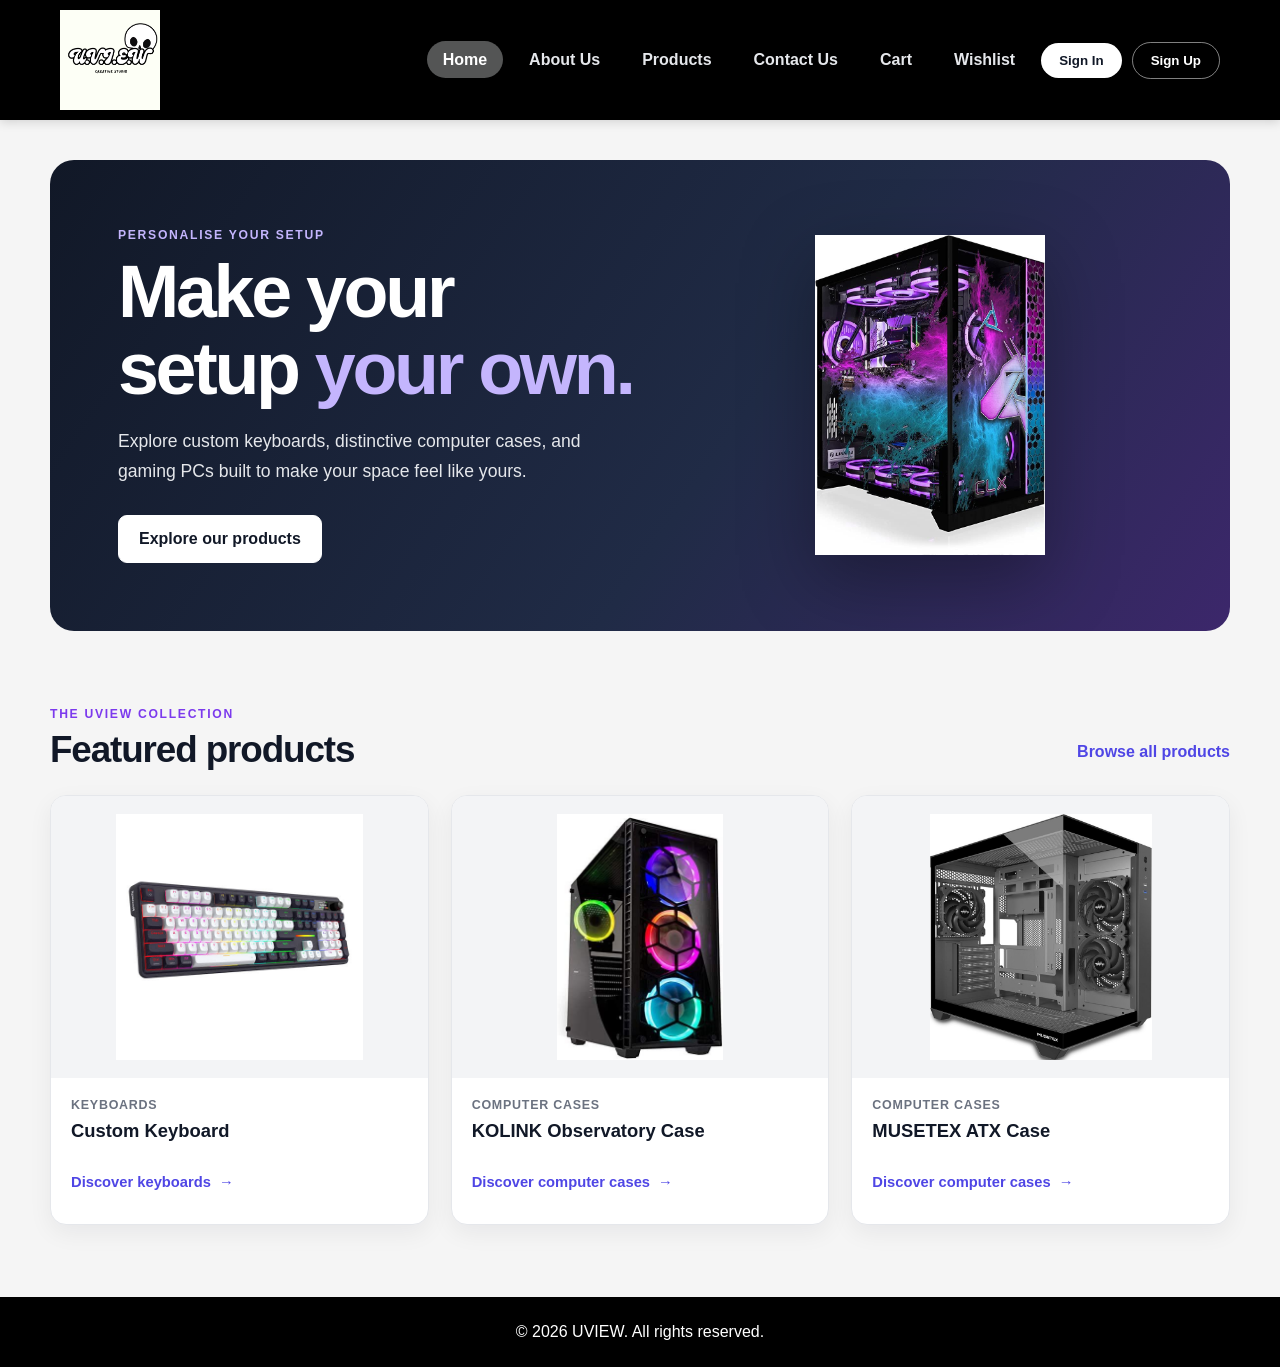
<file: Website/HomePage.html>
<!DOCTYPE html>
<html lang="en">
<head>
    <meta charset="UTF-8">
    <meta name="viewport" content="width=device-width, initial-scale=1.0">
    <title>Home</title>
    <link rel="stylesheet" href="../CSS Folder/Page.css">
</head>
<body>
    <header>
        <nav class="navbar">
            <div class="nav-container">
                <a href="HomePage.html" class="brand" aria-label="UVIEW home">
                    <img src="../Images/Logo/UVIEW.png" alt="UVIEW logo">
                </a>
                <ul class="nav-links">
                    <li><a href="HomePage.html" class="active" aria-current="page">Home</a></li>
                    <li><a href="AboutUs.html">About Us</a></li>
                    <li><a href="ProductPage.html">Products</a></li>
                    <li><a href="Contact.html">Contact Us</a></li>
                    <li><a href="CartPage.html">Cart</a></li>
                    <li><a href="Whishlist.html">Wishlist</a></li>
                    <li><button class="account-btn" type="button">Sign In</button></li>
                    <li><button class="account-btn secondary" type="button">Sign Up</button></li>
                </ul>
            </div>
        </nav>
    </header>
    <main class="home-page">
        <section class="home-hero" aria-labelledby="home-heading">
            <div class="home-hero-content">
                <p class="home-eyebrow">PERSONALISE YOUR SETUP</p>
                <h1 id="home-heading">Make your setup <span>your own.</span></h1>
                <p class="home-hero-description">Explore custom keyboards, distinctive computer cases, and gaming PCs built to make your space feel like yours.</p>
                <a class="home-primary-link" href="ProductPage.html">Explore our products</a>
            </div>
            <div class="home-hero-art" aria-hidden="true">
                <img src="../Images/PreBuild computers/Gaming-Streaming Computer.jpg" alt="">
            </div>
        </section>

        <section class="home-featured" aria-labelledby="featured-heading">
            <div class="home-section-heading">
                <div>
                    <p class="home-eyebrow">THE UVIEW COLLECTION</p>
                    <h2 id="featured-heading">Featured products</h2>
                </div>
                <a class="home-text-link" href="ProductPage.html">Browse all products</a>
            </div>

            <div class="home-product-grid">
                <article class="home-product-card">
                    <img src="../Images/Custome KeyBoard.jpg" alt="Custom keyboard" width="200" height="200" loading="lazy">
                    <div class="home-product-info">
                        <p class="home-product-category">Keyboards</p>
                        <h3>Custom Keyboard</h3>
                        <a class="home-product-link" href="ProductPage.html">Discover keyboards <span aria-hidden="true">&rarr;</span></a>
                    </div>
                </article>
                <article class="home-product-card">
                    <img src="../Images/Computer cases/KOLINK Observatory RGB Midi-Tower Computergehäuse….jpg" alt="KOLINK Observatory computer case" width="200" height="200" loading="lazy">
                    <div class="home-product-info">
                        <p class="home-product-category">Computer Cases</p>
                        <h3>KOLINK Observatory Case</h3>
                        <a class="home-product-link" href="ProductPage.html">Discover computer cases <span aria-hidden="true">&rarr;</span></a>
                    </div>
                </article>
                <article class="home-product-card">
                    <img src="../Images/Computer cases/MUSETEX ATX PC Case, 3 x 120mm Fans Pre-Installed, 360MM RAD Support, 270° Full View Tempered Glass Gaming PC Case with Type-C, Mid Tower ATX Computer.jpg" alt="MUSETEX ATX computer case" width="200" height="200" loading="lazy">
                    <div class="home-product-info">
                        <p class="home-product-category">Computer Cases</p>
                        <h3>MUSETEX ATX Case</h3>
                        <a class="home-product-link" href="ProductPage.html">Discover computer cases <span aria-hidden="true">&rarr;</span></a>
                    </div>
                </article>
            </div>
        </section>
    </main>

    <footer>
        <p class = "footer-text">&copy; 2026 UVIEW. All rights reserved.</p>
    </footer>

</body>
</html>
</file>
<file: CSS Folder/Page.css>
*{
  box-sizing: border-box;
}
body {      
        margin: 0;
        font-family: Arial, sans-serif;
        background: #f5f5f5;
       }
.navbar {
          background: #000000;
          box-shadow: 0 2px 10px rgba(0, 0, 0, 0.15);
        }

.nav-container {
                max-width: 1200px;
                margin: 0 auto;
                display: flex;
                align-items: center;
                justify-content: space-between;
                padding: 10px 20px;
                border-radius: 10px;
                }

.brand {
          display: flex;
          align-items: center;
          text-decoration: none;
        }

.brand img {
              width: 100px;
              height: 100px;
              border-radius: 0%;
              background: rgb(0, 0, 0, 0.15);
            }


.nav-links {
              display: flex;
              align-items: center;
              gap: 10px;
              list-style: none;
              margin: 0;
              padding: 0;
            }

.nav-links a {
              color: #e5e7eb;
              text-decoration: none;
              padding: 10px 16px;
              border-radius: 999px;
              font-weight: 600;
              transition: 0.3s ease;
            }

.nav-links a:hover {
              background: #727272;
              color: #ffffff;
              }

.nav-links .active {
              background: #545555;
              color: #ffffff;
              }

#cart-icon {
  display: inline-flex;
  width: 42px;
  height: 42px;
  align-items: center;
  justify-content: center;
  border: 1px solid #d1d5db;
  border-radius: 50%;
  background: #ffffff;
  color: #111827;
  cursor: pointer;
}

#cart-icon .ri-shopping-cart-line {
  font-size: 1.25rem;
  line-height: 1;
}

#cart-icon:hover {
  background: #e5e7eb;
}

.account-btn {
              background: #ffffff;
              color: #111827;
              border: none;
              padding: 10px 18px;
              border-radius: 999px;
              font-weight: 700;
              cursor: pointer;
              }

.account-btn.secondary {
              background: transparent;
              color: #ffffff;
              border: 1px solid rgba(255, 255, 255, 0.5);
             }

.about-content {
  max-width: 1200px;
  margin: 0 auto;
  padding: 32px 20px;
  display: grid;
  grid-template-columns: repeat(2, minmax(0, 1fr));
  gap: 24px;
  align-items: stretch;
}

.about-content > section {
  min-width: 0;
  padding: 24px;
  background: #ffffff;
  border-radius: 10px;
}

.about-content h1,
.about-content h3 {
  margin-top: 0;
}

.about-content p {
  line-height: 1.6;
}

.about-content .About,
.about-content .Location {
  grid-column: 1 / -1;
}

.about-content .Location iframe {
  display: block;
  width: 100%;
  max-width: 800px;
  height: auto;
  aspect-ratio: 4 / 3;
  margin: 0 auto;
}

@media (max-width: 700px) {
  .about-content {
    grid-template-columns: minmax(0, 1fr);
    padding: 24px 16px;
  }

  .about-content .About,
  .about-content .Location {
    grid-column: auto;
  }
}

footer{
  background:#000000; 
  text-align:center;
  padding:10px;
  color:#ffffff;

}
.Products{
  display: flex;
  flex-wrap: wrap;
  gap: 20px;
  justify-content: center;
  padding: 20px;
}

.product-page {
  width: min(100% - 40px, 1180px);
  margin: 0 auto;
  padding: 44px 0 64px;
}

.product-intro {
  margin-bottom: 36px;
  text-align: center;
}

.product-intro h1 {
  margin: 0 0 12px;
  color: #111827;
  font-size: clamp(2rem, 5vw, 3rem);
}

.product-intro p {
  max-width: 620px;
  margin: 0 auto;
  color: #4b5563;
  font-size: 1.05rem;
  line-height: 1.6;
}

.product-category {
  margin-top: 28px;
  padding: clamp(18px, 3vw, 30px);
  border: 1px solid #e5e7eb;
  border-radius: 16px;
  background: #ffffff;
  box-shadow: 0 8px 24px rgba(17, 24, 39, 0.06);
}

.product-category h2 {
  margin: 0 0 22px;
  padding-bottom: 12px;
  border-bottom: 1px solid #e5e7eb;
  color: #111827;
  font-size: clamp(1.35rem, 3vw, 1.75rem);
}

.product-grid {
  display: grid;
  grid-template-columns: repeat(auto-fit, minmax(min(100%, 230px), 1fr));
  gap: 20px;
}

.product-card {
  display: flex;
  min-width: 0;
  flex-direction: column;
  padding: 14px;
  border: 1px solid #e5e7eb;
  border-radius: 12px;
  background: #ffffff;
  transition: box-shadow 180ms ease, transform 180ms ease;
}

.product-card:hover {
  transform: translateY(-3px);
  box-shadow: 0 10px 24px rgba(17, 24, 39, 0.12);
}

.product-card img {
  display: block;
  width: 100%;
  height: auto;
  aspect-ratio: 4 / 3;
  padding: 10px;
  border-radius: 8px;
  background: #f3f4f6;
  object-fit: contain;
}

.product-card h3 {
  flex: 1;
  margin: 16px 0;
  color: #1f2937;
  font-size: 1.05rem;
}

.product-card button {
  width: 100%;
  min-height: 44px;
  padding: 10px 16px;
  border: 0;
  border-radius: 8px;
  background: #111827;
  color: #ffffff;
  font: inherit;
  font-weight: 700;
  cursor: pointer;
  transition: background-color 180ms ease;
}

.product-card button:hover {
  background: #374151;
}

.product-card button:focus-visible,
.nav-links a:focus-visible,
.account-btn:focus-visible {
  outline: 3px solid #60a5fa;
  outline-offset: 3px;
}

@media (max-width: 980px) {
  .nav-container {
    flex-direction: column;
    gap: 12px;
  }

  .nav-links {
    flex-wrap: wrap;
    justify-content: center;
  }
}

@media (max-width: 600px) {
  .nav-container {
    padding: 10px 12px 16px;
  }

  .brand img {
    width: 76px;
    height: 76px;
  }

  .nav-links {
    gap: 6px;
  }

  .nav-links a {
    display: block;
    padding: 9px 11px;
  }

  .account-btn {
    padding: 9px 12px;
  }

  .product-page {
    width: min(100% - 28px, 1180px);
    padding: 30px 0 44px;
  }

  .product-category {
    margin-top: 20px;
  }
}

@media (prefers-reduced-motion: reduce) {
  .product-card,
  .product-card button {
    transition: none;
  }

  .product-card:hover {
    transform: none;
  }
}

.cart-page {
  width: min(100% - 40px, 1180px);
  margin: 0 auto;
  padding: 44px 0 64px;
}

.cart-heading {
  display: flex;
  align-items: end;
  justify-content: space-between;
  gap: 20px;
  margin-bottom: 28px;
}

.cart-eyebrow {
  margin: 0 0 8px;
  color: #6b7280;
  font-size: 0.78rem;
  font-weight: 700;
  letter-spacing: 0.12em;
}

.cart-heading h1 {
  margin: 0;
  color: #111827;
  font-size: clamp(2rem, 5vw, 2.75rem);
}

.continue-shopping {
  padding: 10px 0;
  color: #1d4ed8;
  font-weight: 700;
  text-decoration: none;
}

.continue-shopping:hover {
  text-decoration: underline;
}

.cart-layout {
  display: grid;
  grid-template-columns: minmax(0, 1fr) minmax(260px, 340px);
  align-items: start;
  gap: 24px;
}

.cart-products,
.cart-summary {
  border: 1px solid #e5e7eb;
  border-radius: 16px;
  background: #ffffff;
  box-shadow: 0 8px 24px rgba(17, 24, 39, 0.06);
}

.cart-products {
  padding: 0 24px;
}

.cart-item {
  display: grid;
  grid-template-columns: 128px minmax(0, 1fr) auto;
  align-items: center;
  gap: 20px;
  padding: 24px 0;
}

.cart-item + .cart-item {
  border-top: 1px solid #e5e7eb;
}

.cart-item img {
  display: block;
  width: 128px;
  height: 128px;
  padding: 8px;
  border-radius: 10px;
  background: #f3f4f6;
  object-fit: contain;
}

.cart-item-details {
  min-width: 0;
}

.cart-item-details h2 {
  margin: 0 0 8px;
  color: #111827;
  font-size: 1.1rem;
}

.cart-item-description {
  margin: 0 0 14px;
  color: #6b7280;
  font-size: 0.92rem;
}

.cart-quantity {
  margin: 0;
  color: #4b5563;
  font-size: 0.92rem;
}

.cart-quantity span {
  display: inline-block;
  min-width: 32px;
  margin-left: 4px;
  padding: 5px 9px;
  border: 1px solid #d1d5db;
  border-radius: 6px;
  color: #111827;
  text-align: center;
}

.cart-item-price {
  margin: 0;
  color: #111827;
  font-size: 1rem;
  font-weight: 700;
  text-align: right;
  white-space: nowrap;
}

.cart-item-price span {
  display: block;
  margin-bottom: 6px;
  color: #6b7280;
  font-size: 0.8rem;
  font-weight: 400;
}

.cart-summary {
  padding: 24px;
}

.cart-summary h2 {
  margin: 0 0 22px;
  color: #111827;
  font-size: 1.25rem;
}

.summary-row,
.summary-total {
  display: flex;
  align-items: start;
  justify-content: space-between;
  gap: 16px;
}

.summary-row {
  margin: 14px 0;
  color: #4b5563;
  font-size: 0.92rem;
}

.summary-row span:last-child {
  text-align: right;
}

.summary-total {
  margin-top: 20px;
  padding-top: 18px;
  border-top: 1px solid #e5e7eb;
  color: #111827;
  font-size: 1.05rem;
}

.summary-total strong {
  font-size: 1.2rem;
}

.summary-note {
  margin: 14px 0 20px;
  color: #6b7280;
  font-size: 0.82rem;
  line-height: 1.5;
}

.checkout-btn {
  width: 100%;
  min-height: 48px;
  padding: 12px 18px;
  border: 0;
  border-radius: 9px;
  background: #111827;
  color: #ffffff;
  font: inherit;
  font-weight: 700;
  cursor: pointer;
  transition: background-color 180ms ease;
}

.checkout-btn:hover {
  background: #374151;
}

.checkout-btn:focus-visible,
.continue-shopping:focus-visible {
  outline: 3px solid #60a5fa;
  outline-offset: 3px;
}

@media (max-width: 760px) {
  .cart-layout {
    grid-template-columns: minmax(0, 1fr);
  }

  .cart-summary {
    max-width: none;
  }
}

@media (max-width: 520px) {
  .cart-page {
    width: min(100% - 28px, 1180px);
    padding: 30px 0 44px;
  }

  .cart-heading {
    align-items: start;
    flex-direction: column;
    gap: 8px;
  }

  .cart-products {
    padding: 0 16px;
  }

  .cart-item {
    grid-template-columns: 88px minmax(0, 1fr);
    gap: 12px;
    padding: 18px 0;
  }

  .cart-item img {
    width: 88px;
    height: 88px;
  }

  .cart-item-details h2 {
    font-size: 1rem;
  }

  .cart-item-description {
    margin-bottom: 9px;
  }

  .cart-item-price {
    grid-column: 2;
    justify-self: start;
    text-align: left;
  }

  .cart-item-price span {
    display: inline;
    margin-right: 6px;
  }

  .cart-summary {
    padding: 20px;
  }
}

@media (prefers-reduced-motion: reduce) {
  .checkout-btn {
    transition: none;
  }
}

.home-page {
  width: min(100% - 40px, 1180px);
  margin: 0 auto;
  padding: 40px 0 72px;
}

.home-hero {
  display: grid;
  grid-template-columns: minmax(0, 1fr) minmax(280px, 0.9fr);
  align-items: center;
  gap: clamp(24px, 5vw, 64px);
  min-height: 390px;
  padding: clamp(28px, 6vw, 68px);
  overflow: hidden;
  border-radius: 24px;
  background: linear-gradient(125deg, #111827 0%, #202b46 58%, #3c276b 100%);
  color: #ffffff;
}

.home-hero-content {
  max-width: 560px;
}

.home-eyebrow {
  margin: 0 0 12px;
  color: #7c3aed;
  font-size: 0.76rem;
  font-weight: 700;
  letter-spacing: 0.14em;
}

.home-hero .home-eyebrow {
  color: #c4b5fd;
}

.home-hero h1 {
  margin: 0;
  font-size: clamp(2.6rem, 6vw, 4.6rem);
  letter-spacing: -0.045em;
  line-height: 1.04;
}

.home-hero h1 span {
  color: #c4b5fd;
}

.home-hero-description {
  max-width: 490px;
  margin: 20px 0 28px;
  color: #e5e7eb;
  font-size: clamp(1rem, 2vw, 1.1rem);
  line-height: 1.7;
}

.home-primary-link {
  display: inline-flex;
  min-height: 48px;
  align-items: center;
  justify-content: center;
  padding: 12px 20px;
  border: 1px solid #ffffff;
  border-radius: 9px;
  background: #ffffff;
  color: #111827;
  font-weight: 700;
  text-decoration: none;
  transition: background-color 180ms ease, color 180ms ease;
}

.home-primary-link:hover {
  background: transparent;
  color: #ffffff;
}

.home-hero-art {
  display: grid;
  min-width: 0;
  min-height: 260px;
  place-items: center;
}

.home-hero-art img {
  display: block;
  width: min(100%, 420px);
  max-height: 320px;
  border-radius: 18px;
  object-fit: contain;
  filter: drop-shadow(0 24px 36px rgba(0, 0, 0, 0.32));
}

.home-featured {
  padding-top: clamp(42px, 7vw, 76px);
}

.home-section-heading {
  display: flex;
  align-items: end;
  justify-content: space-between;
  gap: 20px;
  margin-bottom: 24px;
}

.home-section-heading .home-eyebrow {
  margin-bottom: 8px;
}

.home-section-heading h2 {
  margin: 0;
  color: #111827;
  font-size: clamp(1.7rem, 4vw, 2.3rem);
  letter-spacing: -0.03em;
}

.home-text-link,
.home-product-link {
  color: #4f46e5;
  font-weight: 700;
  text-decoration: none;
}

.home-text-link {
  padding: 10px 0;
  white-space: nowrap;
}

.home-text-link:hover,
.home-product-link:hover {
  text-decoration: underline;
}

.home-product-grid {
  display: grid;
  grid-template-columns: repeat(auto-fit, minmax(min(100%, 260px), 1fr));
  gap: 22px;
}

.home-product-card {
  min-width: 0;
  overflow: hidden;
  border: 1px solid #e5e7eb;
  border-radius: 16px;
  background: #ffffff;
  box-shadow: 0 8px 24px rgba(17, 24, 39, 0.06);
  transition: transform 180ms ease, box-shadow 180ms ease;
}

.home-product-card:hover {
  transform: translateY(-3px);
  box-shadow: 0 14px 30px rgba(17, 24, 39, 0.12);
}

.home-product-card > img {
  display: block;
  width: 100%;
  height: auto;
  aspect-ratio: 4 / 3;
  padding: 18px;
  background: #f3f4f6;
  object-fit: contain;
}

.home-product-info {
  padding: 20px;
}

.home-product-category {
  margin: 0 0 8px;
  color: #6b7280;
  font-size: 0.78rem;
  font-weight: 700;
  letter-spacing: 0.06em;
  text-transform: uppercase;
}

.home-product-info h3 {
  margin: 0 0 18px;
  color: #111827;
  font-size: 1.15rem;
}

.home-product-link {
  display: inline-flex;
  min-height: 44px;
  align-items: center;
  gap: 8px;
  font-size: 0.92rem;
}

.home-primary-link:focus-visible,
.home-text-link:focus-visible,
.home-product-link:focus-visible {
  outline: 3px solid #818cf8;
  outline-offset: 4px;
}

@media (max-width: 760px) {
  .home-hero {
    grid-template-columns: minmax(0, 1fr);
    gap: 20px;
    min-height: auto;
  }

  .home-hero-content {
    max-width: 640px;
  }

  .home-hero-art {
    min-height: 200px;
  }

  .home-hero-art img {
    max-height: 250px;
  }
}

@media (max-width: 520px) {
  .home-page {
    width: min(100% - 28px, 1180px);
    padding: 24px 0 48px;
  }

  .home-hero {
    gap: 12px;
    padding: 28px 22px 20px;
    border-radius: 18px;
  }

  .home-hero h1 {
    font-size: clamp(2.35rem, 12vw, 3.3rem);
  }

  .home-hero-description {
    margin: 16px 0 22px;
  }

  .home-hero-art {
    min-height: 150px;
  }

  .home-hero-art img {
    max-height: 190px;
  }

  .home-section-heading {
    align-items: start;
    flex-direction: column;
    gap: 8px;
  }

  .home-product-grid {
    grid-template-columns: minmax(0, 1fr);
    gap: 16px;
  }
}

@media (prefers-reduced-motion: reduce) {
  .home-primary-link,
  .home-product-card {
    transition: none;
  }

  .home-product-card:hover {
    transform: none;
  }
}
</file>
